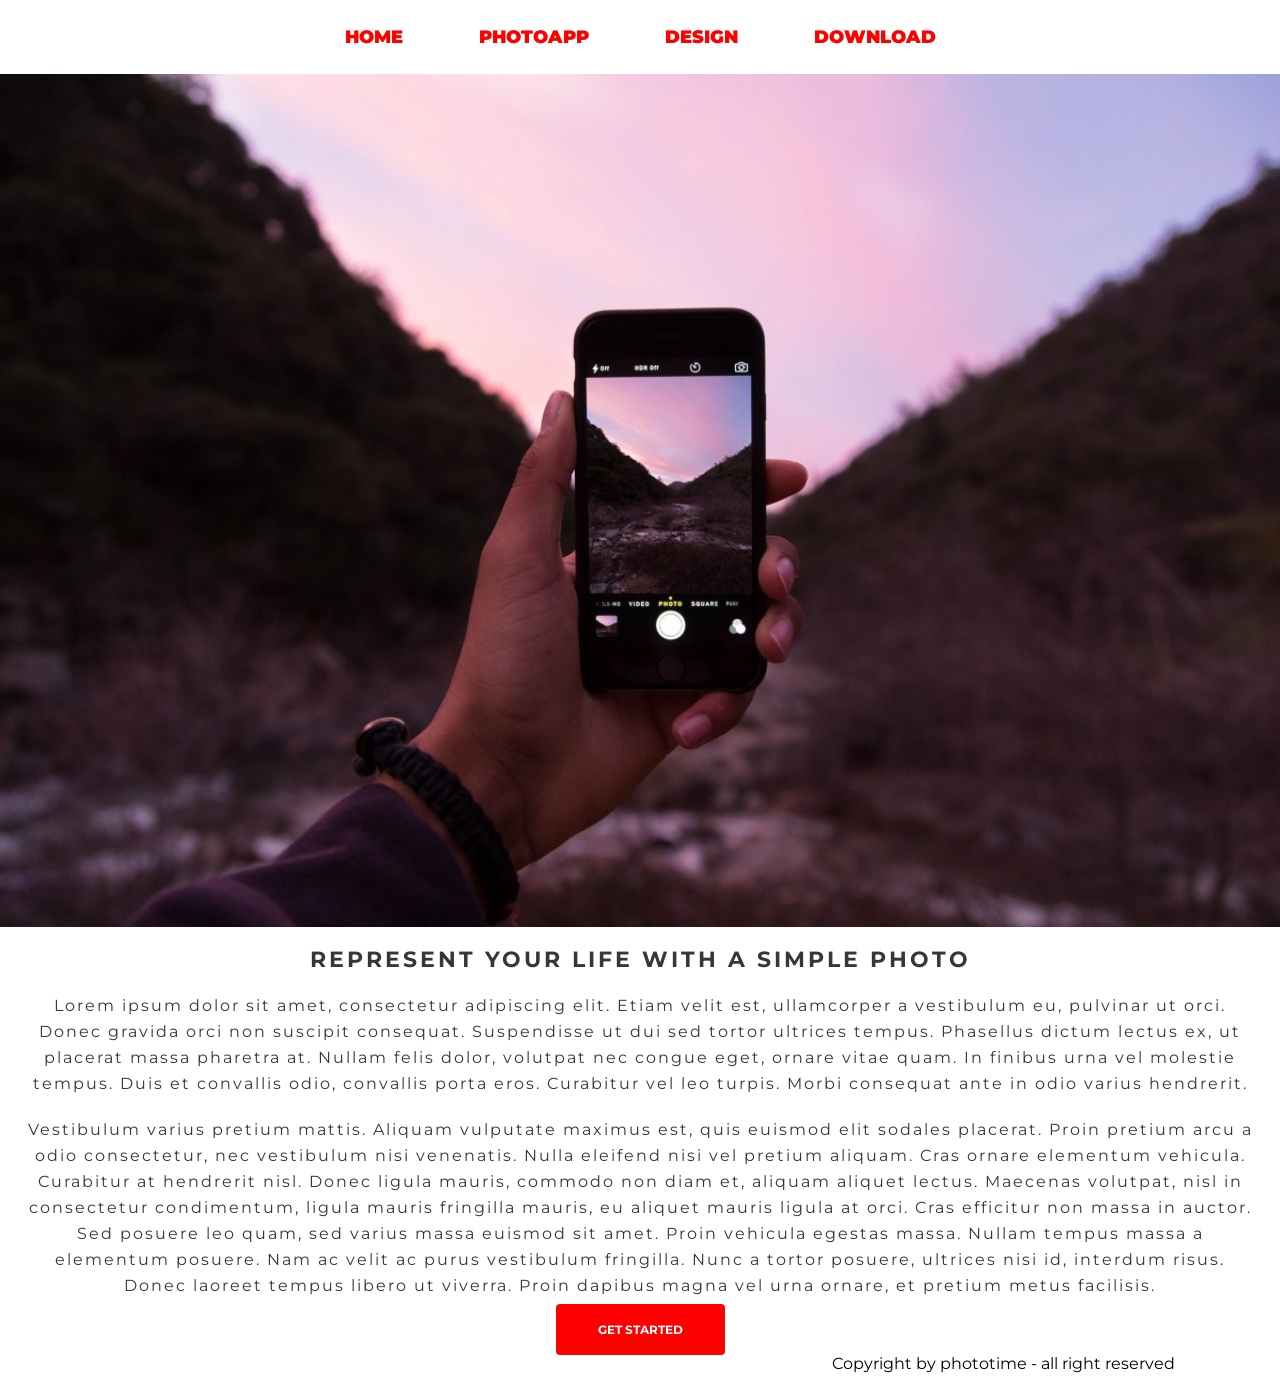
<file: L1/index.html>
<!DOCTYPE html>
<html lang="en">

<head>
  <meta charset="UTF-8">
  <meta name="viewport" content="width=device-width, initial-scale=1.0">
  <title>Simple photo</title>
  <link rel="preconnect" href="https://fonts.googleapis.com">
  <link rel="preconnect" href="https://fonts.gstatic.com" crossorigin>
  <link href="https://fonts.googleapis.com/css2?family=Montserrat:ital,wght@0,100..900;1,100..900&display=swap"
    rel="stylesheet">
  <link rel="stylesheet" href="style/main.css">
</head>

<body>
  <header>
    <a href="#p1" class="nav-link">home</a>
    <a href="#p2" class="nav-link">photoapp</a>
    <a href="#p3" class="nav-link">design</a>
    <a href="#p4" class="nav-link">download</a>
  </header>
  <main>
    <div>
      <img class="banner" src="image/cd8c705f2e3c7bd57e794016b5267ed88e470e3a.png" alt="banner">
    </div>
    <h1 class="section-head">REpresent your life with a simple photo</h1>
    <div>
      <p class="content"> Lorem ipsum dolor sit amet, consectetur adipiscing elit. Etiam velit est, ullamcorper a
        vestibulum eu,
        pulvinar ut orci. Donec gravida orci non suscipit consequat. Suspendisse ut dui sed tortor ultrices tempus.
        Phasellus dictum lectus ex, ut placerat massa pharetra at. Nullam felis dolor, volutpat nec congue eget, ornare
        vitae quam. In finibus urna vel molestie tempus. Duis et convallis odio, convallis porta eros. Curabitur vel leo
        turpis. Morbi consequat ante in odio varius hendrerit.</p>
      <p class="content">
        Vestibulum varius pretium mattis. Aliquam vulputate maximus est, quis euismod elit sodales placerat. Proin
        pretium arcu a odio consectetur, nec vestibulum nisi venenatis. Nulla eleifend nisi vel pretium aliquam. Cras
        ornare elementum vehicula. Curabitur at hendrerit nisl. Donec ligula mauris, commodo non diam et, aliquam
        aliquet lectus. Maecenas volutpat, nisl in consectetur condimentum, ligula mauris fringilla mauris, eu aliquet
        mauris ligula at orci. Cras efficitur non massa in auctor. Sed posuere leo quam, sed varius massa euismod sit
        amet. Proin vehicula egestas massa. Nullam tempus massa a elementum posuere. Nam ac velit ac purus vestibulum
        fringilla. Nunc a tortor posuere, ultrices nisi id, interdum risus. Donec laoreet tempus libero ut viverra.
        Proin dapibus magna vel urna ornare, et pretium metus facilisis.
      </p>
      <div class="btn-box">
        <a href="#" class="btn">Get started</a>
      </div>
    </div>
  </main>
  <footer>
    <p class="copyright-content">Copyright by phototime - all right reserved</p>
  </footer>


</body>

</html>
</file>
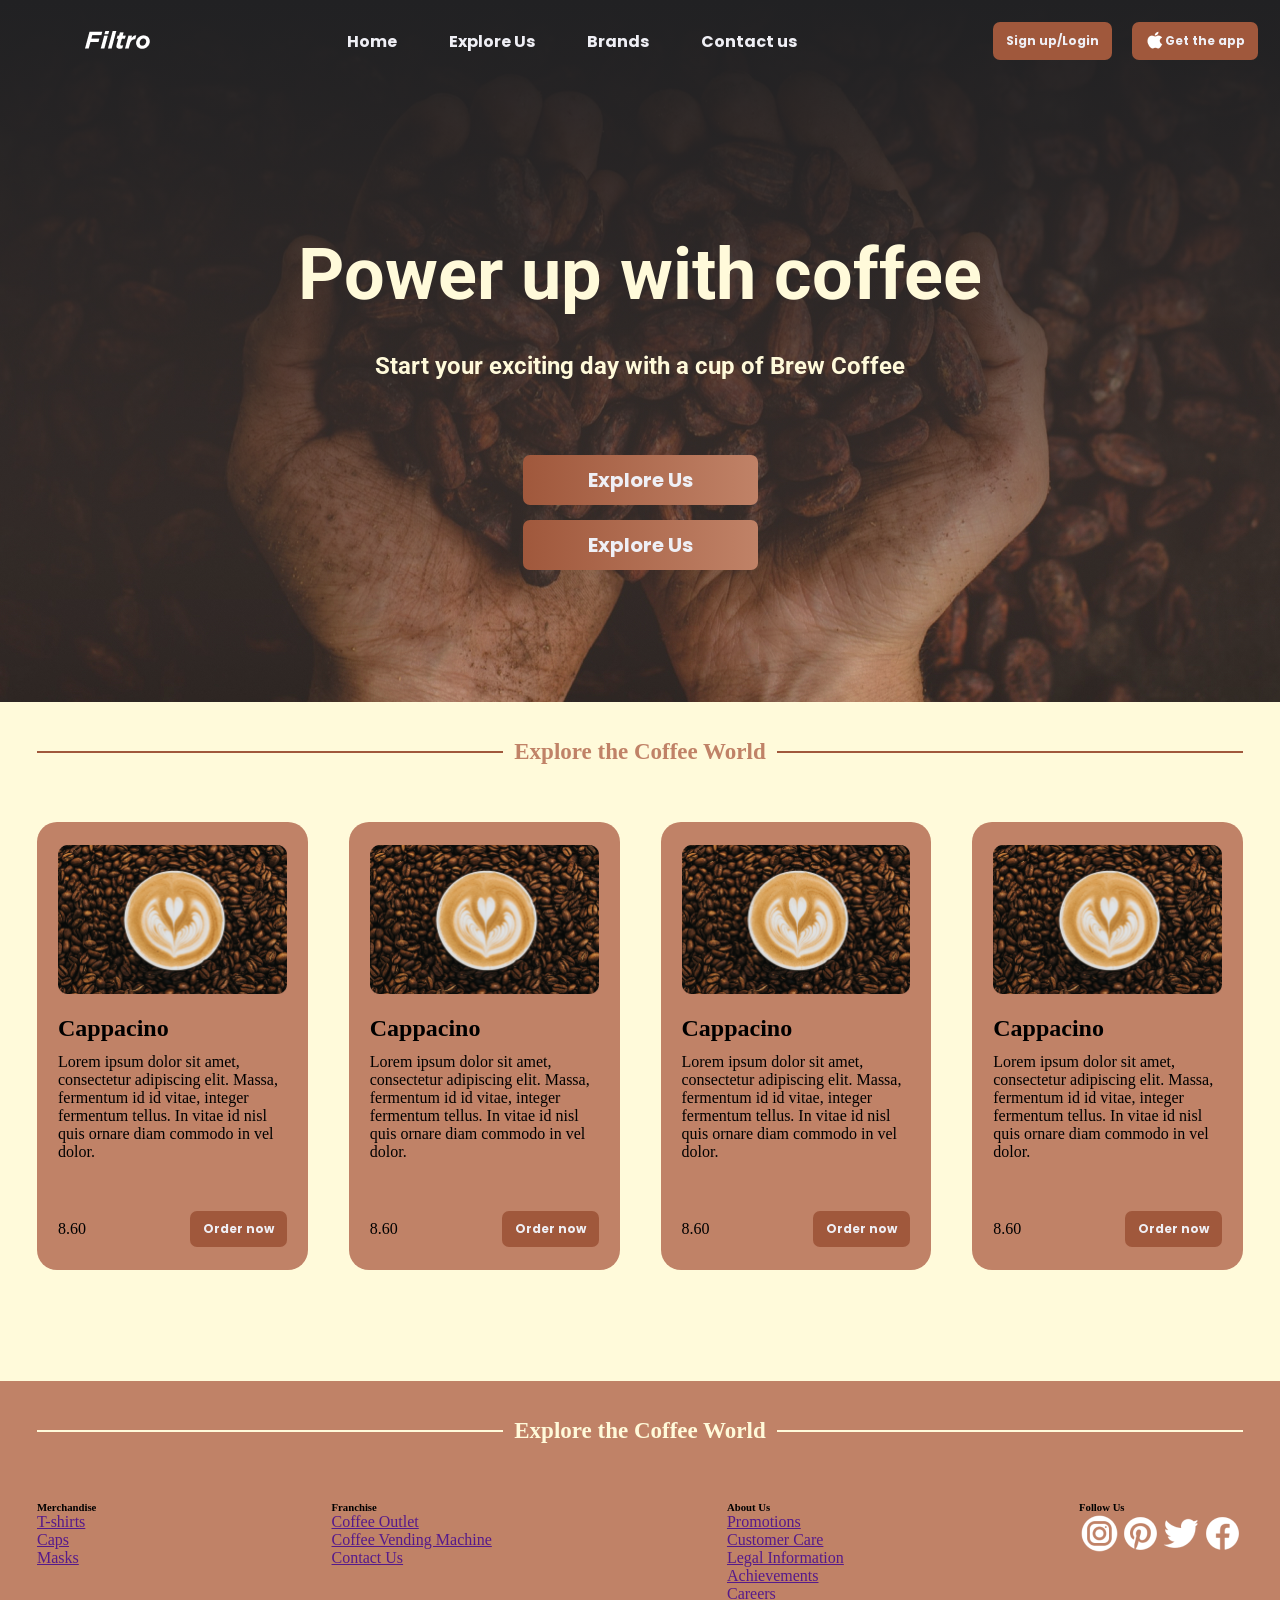
<file: L14-15/index.html>
<!-- https://www.figma.com/design/m7GBOV5OuIIdWbecUhikfz/Coffee-Website-UI-UX--Community-?node-id=0-1&p=f&t=lEHwanUz1lJbo8pG-0 -->
<!DOCTYPE html>
<html lang="en">

<head>
  <meta charset="UTF-8">
  <meta name="viewport" content="width=device-width, initial-scale=1.0">
  <link rel="preconnect" href="https://fonts.googleapis.com">
  <link rel="preconnect" href="https://fonts.gstatic.com" crossorigin>
  <link
    href="https://fonts.googleapis.com/css2?family=Poppins:ital,wght@0,100;0,200;0,300;0,400;0,500;0,600;0,700;0,800;0,900;1,100;1,200;1,300;1,400;1,500;1,600;1,700;1,800;1,900&family=Roboto:ital,wght@0,100..900;1,100..900&display=swap"
    rel="stylesheet">
  <link rel="stylesheet" href="style/main.css">
  <title>Document</title>
</head>

<body>
  <section class="head-box">
    <header>
      <div class="logo-box">
        <h1>
          <a href="#" class="logo-link">
            <img class="logo-img" src="img/Filtro.png" alt="Filtro">
          </a>
        </h1>
      </div>
      <div class="nav-box">
        <nav>
          <ul class="nav-list">
            <li class="nav-item">
              <a href="#" class="nav-link">Home</a>
            </li>
            <li class="nav-item">
              <a href="#" class="nav-link">Explore Us</a>
            </li>
            <li class="nav-item">
              <a href="#" class="nav-link">Brands</a>
            </li>
            <li class="nav-item">
              <a href="#" class="nav-link">Contact us</a>
            </li>
          </ul>
        </nav>
      </div>
      <div class="reg-box">
        <a href="#" class="reg-link btn">Sign up/Login</a>
        <a href="#" class="reg-link btn"><img class="link-icon" src="img/apple logo.png" alt="apple logo">Get the
          app</a>
      </div>
    </header>
    <div class="banner">
      <div class="banner-title-box">
        <h1 class="banner-title">
          Power up with coffee
        </h1>
        <h3 class="banner-sub-title">
          Start your exciting day with a cup of Brew Coffee
        </h3>
      </div>


      <div class="btn-box">
        <div class="btn-banner-box">
          <a href="#" class="btn btn-banner">Explore Us</a>
        </div>
        <div class="btn-banner-box">
          <a href="#" class="btn btn-banner">Explore Us</a>
        </div>
      </div>

    </div>
  </section>


  <section class="sct sct-lt">
    <div class="divider">
      <div class="divider-line"></div>
      <h3 class="divider-title">Explore the Coffee World</h3>
      <div class="divider-line"></div>
    </div>

    <div class="card-box">
      <div class="card">
        <div class="card-img-box">
          <img src="img/Card-1.png" alt="" class="card-img">
        </div>
        <h1 class="card-title">Cappacino</h1>
        <p class="card-description">
          Lorem ipsum dolor sit amet, consectetur adipiscing elit. Massa, fermentum id id vitae, integer fermentum
          tellus. In vitae id nisl quis ornare diam commodo in vel dolor.
        </p>


        <div class="order-box">
          <div class="price-box">
            <p class="price">8.60</p>
          </div>
          <div class="order-btn-box">
            <a href="#" class="btn btn-order">Order now</a>
          </div>
        </div>
      </div>
      <div class="card">
        <div class="card-img-box">
          <img src="img/Card-1.png" alt="" class="card-img">
        </div>
        <h1 class="card-title">Cappacino</h1>
        <p class="card-description">
          Lorem ipsum dolor sit amet, consectetur adipiscing elit. Massa, fermentum id id vitae, integer fermentum
          tellus. In vitae id nisl quis ornare diam commodo in vel dolor.
        </p>


        <div class="order-box">
          <div class="price-box">
            <p class="price">8.60</p>
          </div>
          <div class="order-btn-box">
            <a href="#" class="btn btn-order">Order now</a>
          </div>
        </div>
      </div>
      <div class="card">
        <div class="card-img-box">
          <img src="img/Card-1.png" alt="" class="card-img">
        </div>
        <h1 class="card-title">Cappacino</h1>
        <p class="card-description">
          Lorem ipsum dolor sit amet, consectetur adipiscing elit. Massa, fermentum id id vitae, integer fermentum
          tellus. In vitae id nisl quis ornare diam commodo in vel dolor.
        </p>


        <div class="order-box">
          <div class="price-box">
            <p class="price">8.60</p>
          </div>
          <div class="order-btn-box">
            <a href="#" class="btn btn-order">Order now</a>
          </div>
        </div>
      </div>
      <div class="card">
        <div class="card-img-box">
          <img src="img/Card-1.png" alt="" class="card-img">
        </div>
        <h1 class="card-title">Cappacino</h1>
        <p class="card-description">
          Lorem ipsum dolor sit amet, consectetur adipiscing elit. Massa, fermentum id id vitae, integer fermentum
          tellus. In vitae id nisl quis ornare diam commodo in vel dolor.
        </p>


        <div class="order-box">
          <div class="price-box">
            <p class="price">8.60</p>
          </div>
          <div class="order-btn-box">
            <a href="#" class="btn btn-order">Order now</a>
          </div>
        </div>
      </div>
    </div>
  </section>

  <section class="sct sct-lt">

  </section>

  <section class="sct sct-drk">
    <div class="divider">
      <div class="divider-line"></div>
      <h3 class="divider-title">Explore the Coffee World</h3>
      <div class="divider-line"></div>
    </div>
    <div class="cols-box">
      <div class="col">
        <h6 class="col-title">Merchandise</h6>
        <ul class="col-list">
          <li class="col-item">
            <a href="" class="col-link"> T-shirts</a>
          </li>
          <li class="col-item">
            <a href="" class="col-link">Caps</a>
          </li>
          <li class="col-item">
            <a href="" class="col-link">Masks</a>
          </li>
        </ul>
      </div>
      <div class="col">
        <h6 class="col-title">Franchise</h6>
        <ul class="col-list">
          <li class="col-item">
            <a href="" class="col-link"> Coffee Outlet</a>
          </li>
          <li class="col-item">
            <a href="" class="col-link">Coffee Vending Machine</a>
          </li>
          <li class="col-item">
            <a href="" class="col-link">Contact Us</a>
          </li>
        </ul>
      </div>
      <div class="col">
        <h6 class="col-title">About Us</h6>
        <ul class="col-list">
          <li class="col-item">
            <a href="" class="col-link">Promotions</a>
          </li>
          <li class="col-item">
            <a href="" class="col-link">Customer Care</a>
          </li>
          <li class="col-item">
            <a href="" class="col-link">Legal Information</a>
          </li>
          <li class="col-item">
            <a href="" class="col-link">Achievements</a>
          </li>
          <li class="col-item">
            <a href="" class="col-link">Careers</a>
          </li>
        </ul>
      </div>
      <div class="col">
        <h6 class="col-title">Follow Us</h6>
        <ul class="col-list soc-box">
          <li class="col-item">
            <a href="" class="col-link">
              <img src="img/Insta.png" alt="">
            </a>
          </li>
          <li class="col-item">
            <a href="" class="col-link">
              <img src="img/pinterest.png" alt="">
            </a>
          </li>
          <li class="col-item">
            <a href="" class="col-link">
              <img src="img/twitter.png" alt="">
            </a>
          </li>
          <li class="col-item">
            <a href="" class="col-link">
              <img src="img/Fb.png" alt="">
            </a>
          </li>
        </ul>
      </div>
    </div>

  </section>

  <footer>

  </footer>
</body>

</html>
</file>
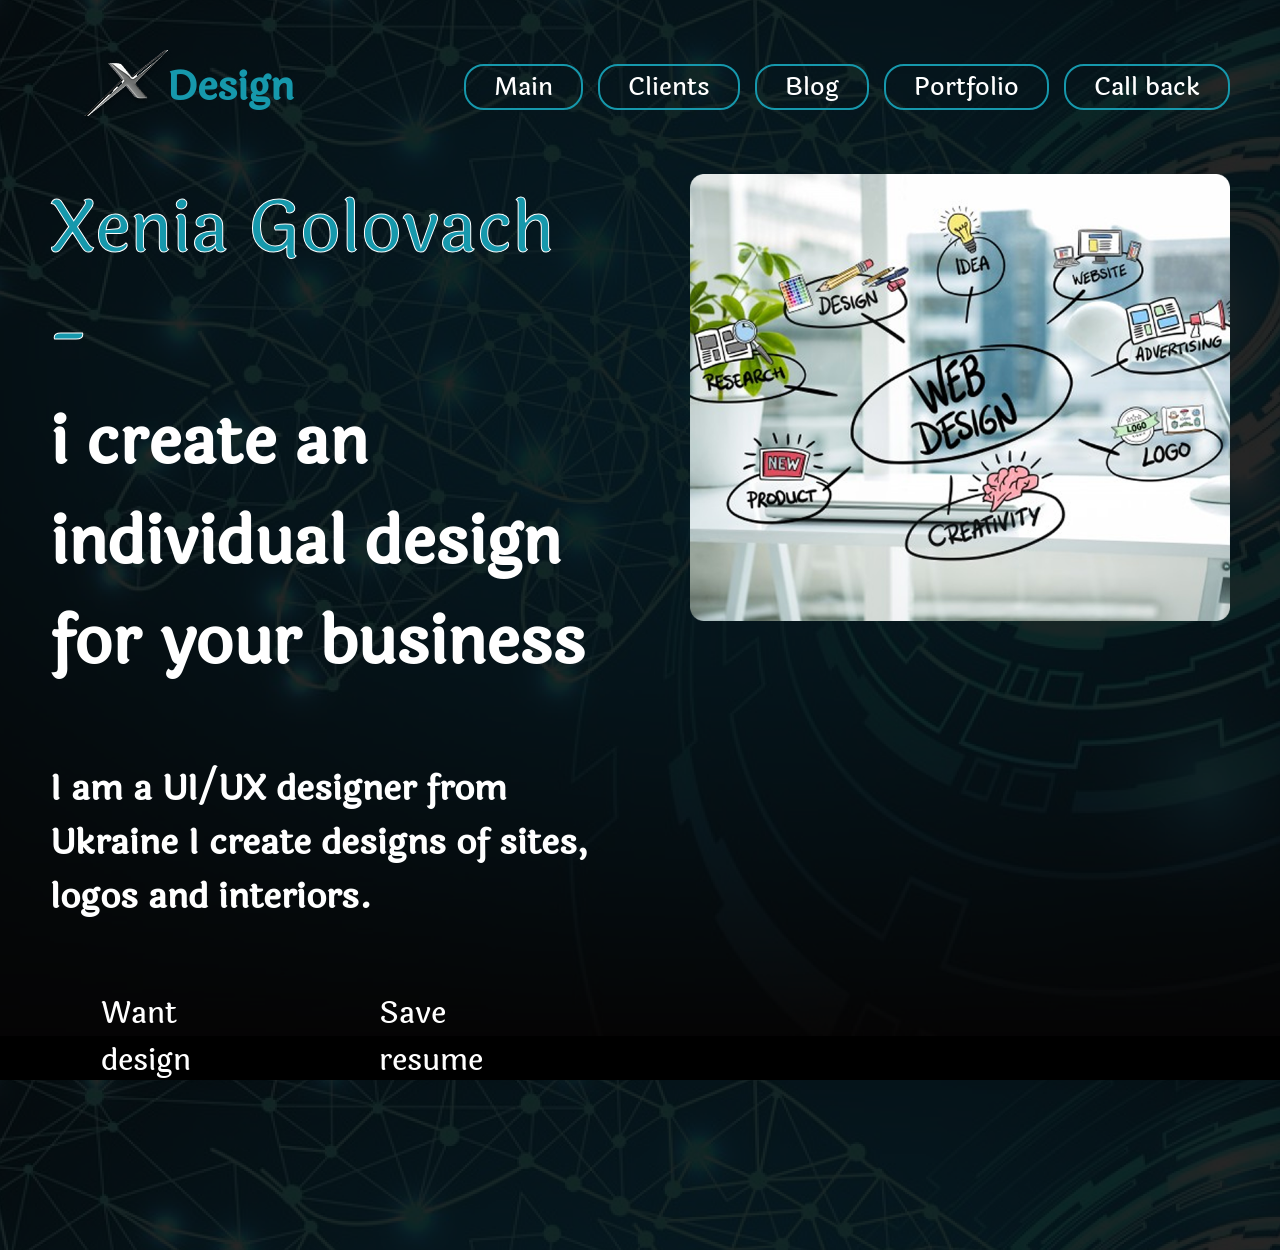
<file: L21-22/index.html>
<!-- 
 https://www.figma.com/design/rouqpYoLQ9YPRgy5YIeab2/First-design-mobile-desktop?node-id=0-1&t=WZIhzMUqsmRCsShV-1
-->
<!DOCTYPE html>
<html lang="ua">

<head>
  <meta charset="UTF-8">
  <meta name="viewport" content="width=device-width, initial-scale=1.0">
  <link rel="stylesheet" href="style/main.css">
  <title>Document</title>

</head>

<body>
  <!-- показати валідацію -->
  <header class="header fl">
    <div class="logo-box fl">
      <img src="img/logo.png" alt="logo" class="logo-img">
      <h1 class="logo-text">Design</h1>
    </div>
    <div class="nav-box">
      <nav>
        <ul class="nav-list fl">
          <li class="nav-item">
            <a href="" class="nav-link">Main</a>
          </li>
          <li class="nav-item">
            <a href="" class="nav-link">Clients</a>
          </li>
          <li class="nav-item">
            <a href="" class="nav-link">Blog</a>
          </li>
          <li class="nav-item">
            <a href="#" class="nav-link">Portfolio</a>
          </li>
          <li class="nav-item">
            <a href="#" class="nav-link">Call back</a>
          </li>
        </ul>
      </nav>
    </div>
  </header>
  <main class="fl main">
    <div class="left-col col">
      <h1 class="autor-name">Xenia Golovach -</h1>
      <p class="autor-about">i create an individual
        design for your business</p>
      <p class="autor-description">I am a UI/UX designer from Ukraine
        I create designs of sites, logos and interiors.</p>
      <div class="autor-link-box">
        <a href="#" class="autor-link active">Want design</a>
        <a href="#" class="autor-link">Save resume</a>
      </div>
    </div>
    <div class="right-col  col">
      <img src="img/image.png" class="autor-banner" alt="">
    </div>
  </main>
</body>

</html>
</file>
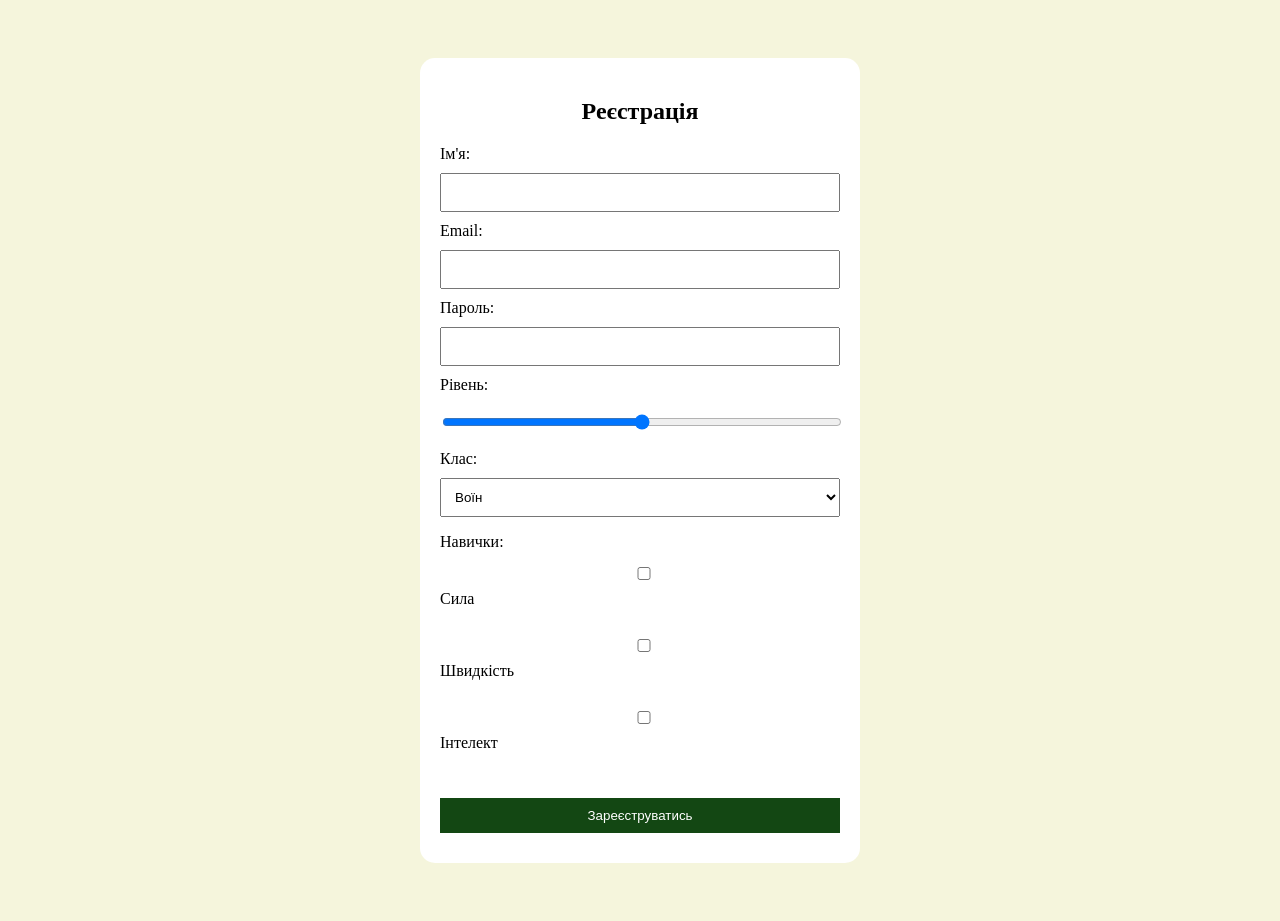
<file: L7-8 – копія/index.html>
<!DOCTYPE html>
<html>

<head>
  <style>
    body {
      background-color: beige;
      padding: 50px;
    }

    .form-box {
      background-color: #ffffff;
      border-radius: 15px;
      width: 400px;
      margin: 0 auto;
      padding: 20px;
    }

    .form-title {
      text-align: center;
    }

    input,
    label,
    select {
      display: block;
      width: 100%;
      margin-bottom: 10px;
    }

    select {
      padding: 10px;
    }

    input {
      padding: 10px;
      box-sizing: border-box;
    }

    input[type="submit"] {
      background-color: rgb(19, 71, 19);
      color: #ffffff;
      outline: none;
      border: none;
    }
  </style>
</head>

<body>

  <div class="form-box">
    <h2 class="form-title">Реєстрація</h2>

    <form action="" method="">
      <label for="userName">Ім'я:</label>
      <input type="text" id="userName" name="userName">

      <label for="userEmail">Email:</label>
      <input type="email" id="userEmail" name="userEmail">

      <label for="userPassword">Пароль:</label>
      <input type="password" id="userPassword" name="userPassword">

      <label for="userLevel">Рівень:</label>
      <input type="range" id="userLevel" name="userLevel">

      <label for="userRole">Клас:</label>
      <select id="userRole" name="userRole">
        <option value="Воїн">Воїн</option>
        <option value="Маг">Маг</option>
        <option value="Лучник">Лучник</option>

      </select>

      <p>Навички:</p>
      <label><input type="checkbox" value="Сила">Сила</label><br>
      <label><input type="checkbox" value="Швидкість">Швидкість</label><br>
      <label><input type="checkbox" value="Інтелект">Інтелект</label>

      <br><br>

      <input type="submit" value="Зареєструватись">
    </form>
  </div>

</body>

</html>
</file>
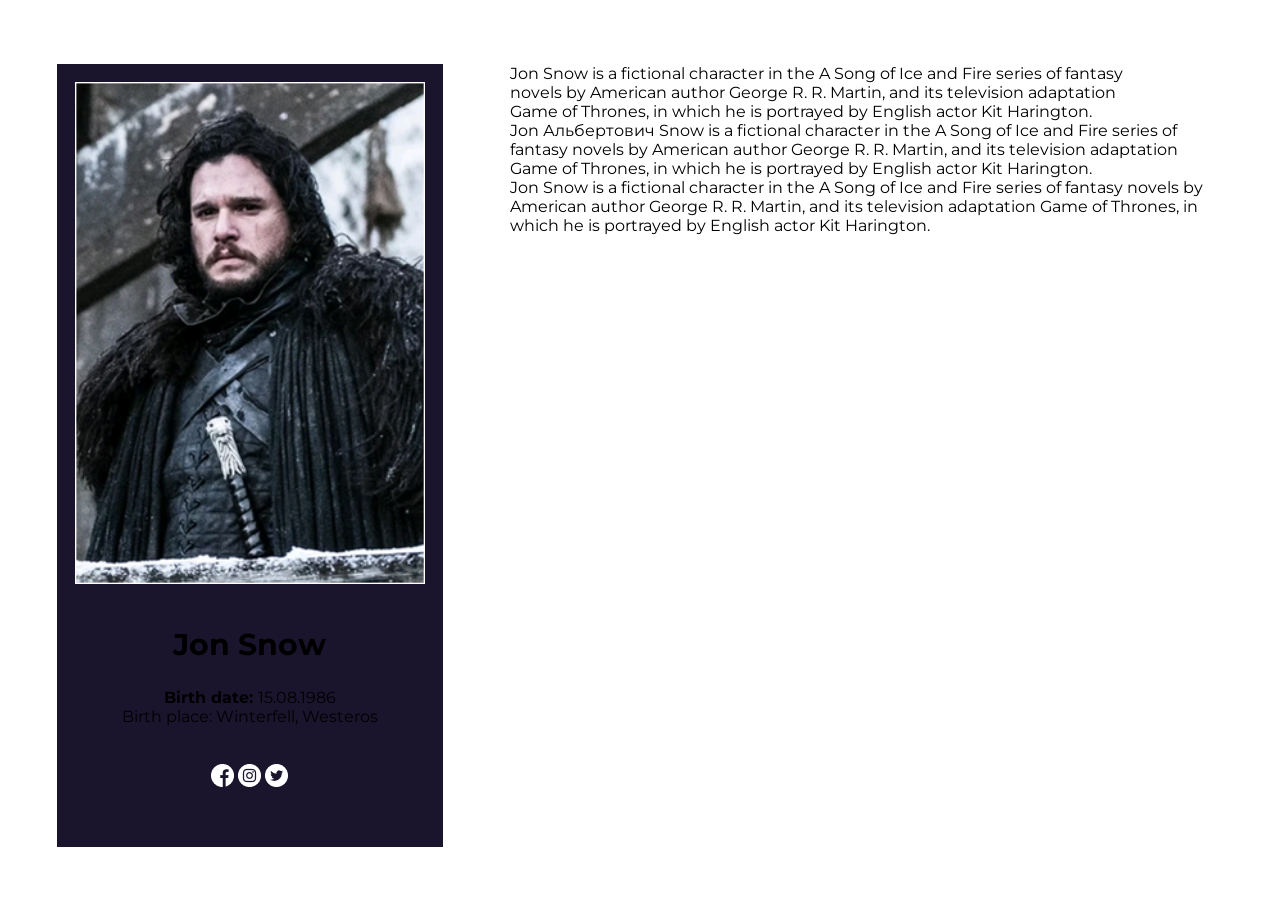
<file: L7-8/index.html>
<!DOCTYPE html>
<html lang="en">

<head>
  <meta charset="UTF-8">
  <meta name="viewport" content="width=device-width, initial-scale=1.0">
  <link rel="preconnect" href="https://fonts.googleapis.com">
  <link rel="preconnect" href="https://fonts.gstatic.com" crossorigin>
  <link href="https://fonts.googleapis.com/css2?family=Montserrat:ital,wght@0,100..900;1,100..900&display=swap"
    rel="stylesheet">
  <link rel="stylesheet" href="style/main.css">
  <title>Jon Snow</title>
</head>

<body>
  <main>
    <div class="about-box">
      <div class="photo-box">
        <img class="photo" src="img/jon_snow.png" alt="photo">
      </div>
      <div class="title-box">
        <div class="name-box">
          <h1>Jon Snow</h1>
        </div>
        <div class="date-box">
          <p class="date"><b>Birth date: </b>15.08.1986</p>
          <p class="date">Birth place: Winterfell, Westeros</p>
        </div>
        <div class="icon-box">
          <img class="social-icon" src="img/facebook-icon.png" alt="facebook-icon">
          <img class="social-icon" src="img/instagram-icon.png" alt="instagram-icon">
          <img class="social-icon" src="img/twitter-icon.png" alt="twitter-icon">
        </div>
      </div>
    </div>
    <div class="content-box">
      <p class="exp-description">Jon Snow is a fictional character in the A Song of Ice and Fire series of fantasy
        novels by American author
        George R. R. Martin, and its television adaptation Game of Thrones, in which he is portrayed by English actor
        Kit Harington.</p>
      <p class="exp-description-1">Jon Альбертович Snow is a fictional character in the A Song of Ice and Fire series of fantasy
        novels by American author
        George R. R. Martin, and its television adaptation Game of Thrones, in which he is portrayed by English actor
        Kit Harington.</p>
      <p class="exp-description-3">Jon Snow is a fictional character in the A Song of Ice and Fire series of fantasy
        novels by American author
        George R. R. Martin, and its television adaptation Game of Thrones, in which he is portrayed by English actor
        Kit Harington.</p>
    </div>
  </main>
  <footer></footer>
</body>

</html>
</file>
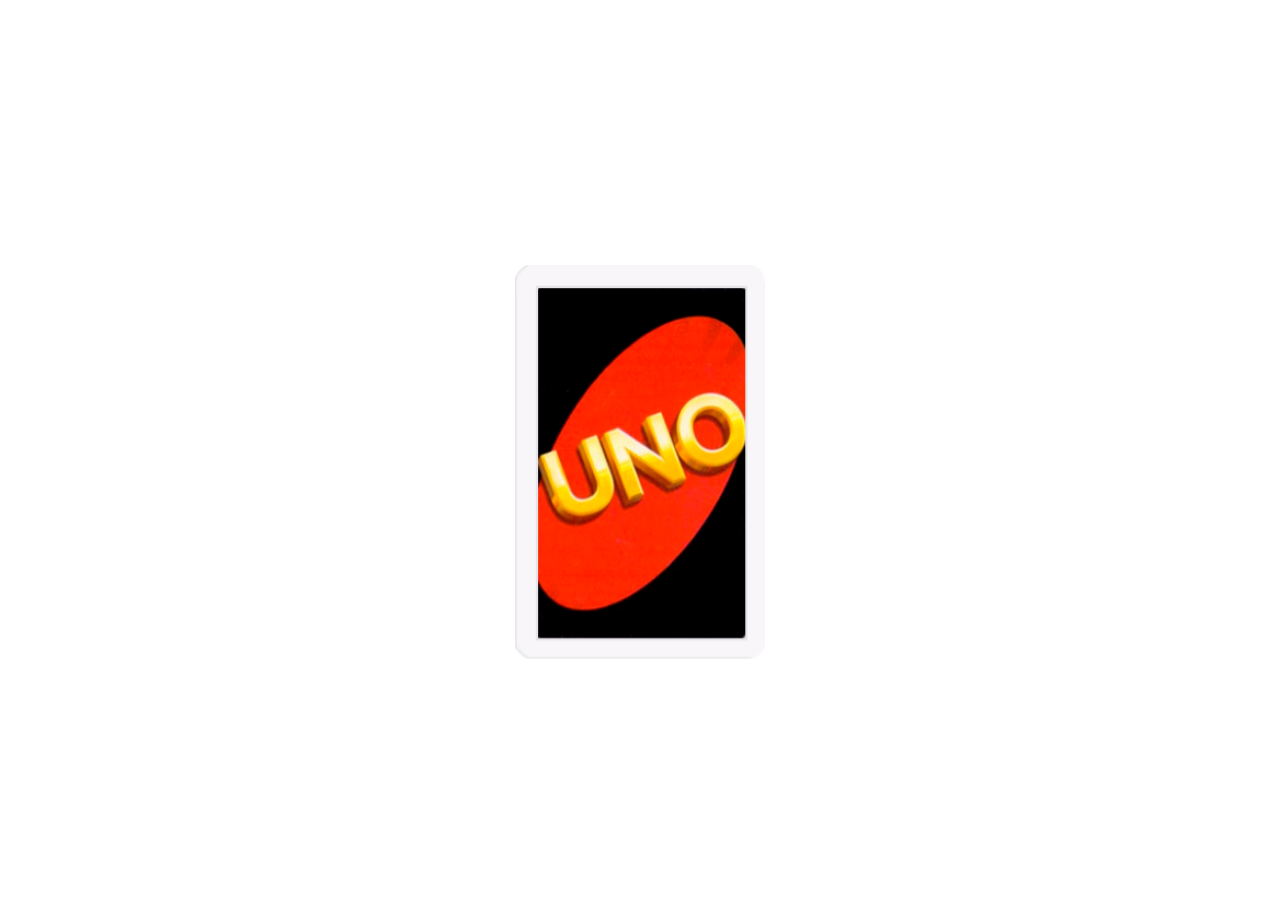
<file: Uno/index.html>
<!DOCTYPE html>
<html lang="en">

<head>
  <meta charset="UTF-8">
  <meta name="viewport" content="width=device-width, initial-scale=1.0">
  <title>Document</title>
  <link rel="stylesheet" href="main.css">
  <style>
   
  </style>
</head>

<body>
  <div class="card">
    <img class="front" src="img/front.png" alt="">
    <img class="back" src="img/back.png" alt="">

  </div>
</body>

</html>
</file>
<file: L1/style/main.css>
body {
  margin: 0;
  padding: 0;
  font-family: Montserrat, 'Courier New', Courier, monospace;
}

.nav-link {
  color: red;
  text-transform: uppercase;
  /* великі літери */
  text-decoration: none;
  /*прибрати підкреслення*/
  font-size: 18px;
  font-weight: 900;
  margin: 26px 36px;
  display: inline-block;
}


header {
  text-align: center;
}

.banner {
  width: 100%;
}

.section-head {
  font-family: Montserrat, 'Courier New', Courier, monospace;
  font-weight: 700;
  font-size: 22px;
  letter-spacing: 3px;
  text-transform: uppercase;
  color: #373737;
  text-align: center;
}

.content {
  font-weight: 400;
  font-size: 16px;
  line-height: 26px;
  letter-spacing: 2px;
  text-align: center;
  color: #373737;
  width: 1225px;
  margin: 20px auto;
}

.btn-box {
  text-align: center;
}

.btn {
  background: #ff0000;
  border-radius: 4px;
  font-size: 12px;
  text-transform: uppercase;
  color: #ffffff;
  text-decoration: none;
  font-weight: bold;  
  padding: 18px 42px;
}

.copyright-content {
  text-align: right;
  margin-right: 105px;
}
</file>
<file: L14-15/style/main.css>
* {
  margin: 0;
  padding: 0;
  box-sizing: border-box;
}

.head-box {
  background:
    linear-gradient(#212123, #c0826700),
    url("../img/BG.jpg");

  background-repeat: no-repeat;
  background-position: center center;
  background-size: cover;
}

header {
  /* background-color: #A0583C; */
  display: flex;
  justify-content: space-between;
  padding: 22px 22px 22px 85px;
  align-items: center;
}

.nav-list {
  display: flex;
  gap: 52px;
  list-style: none;
}

.nav-link,
.btn {
  color: #efeff5;
  font-family: Poppins;
  font-weight: bold;
  text-decoration: none;
}

.nav-link {
  font-size: 16px;
}

.btn {
  font-size: 12px;
  padding: 9px 13px;
  background-color: #A0583C;
  border-radius: 7px;
  display: inline-block;
}

.reg-box {
  display: flex;
  gap: 20px;
}

.reg-link {
  display: flex;
  align-items: center;
}

.banner-title-box {
  margin: 150px auto 75px auto;
}

.banner {
  padding-bottom: 117px;

}

.banner-title,
.banner-sub-title {
  text-align: center;
  color: #FFFADA;
  font-family: Roboto;
  margin-bottom: 35px;
}

.banner-title {
  font-size: 72px;
}

.banner-sub-title {
  font-size: 24px;

}

.btn-banner-box {
  text-align: center;
  margin: 15px;
}

.btn-banner {
  display: inline-block;
  font-size: 20px;
  padding: 10px 65px;
  background: linear-gradient(90deg, #A0583C, #C08267);
}

.sct {
  padding: 37px;
}

.sct-lt {
  background-color: #FFFADA;
}

.divider {
  display: flex;
  justify-content: space-between;
  align-items: center;
  gap: 11px;
  margin-bottom: 57px;
}

.divider-title {
  white-space: nowrap;
  font-size: 23px;
  color: #C08267;
}

.divider-line {
  background-color: #A0583C;
  width: 100%;
  height: 2px;
}

.card-box {
  display: flex;
  gap: 41px;
}

.card {
  background-color: #C08267;
  border-radius: 20px;
  padding: 23px 21px;
}

.card-img {
  width: 100%;
  margin-bottom: 17px;
}

.card-title {
  margin-bottom: 11px;
}

.card-description {
  margin-bottom: 50px;
}

.order-box {
  display: flex;
  justify-content: space-between;
  align-items: center;
}

.sct-drk {
  background-color: #C08267;
}

.sct-drk .divider-title {
  color: #FFFADA;
}
.sct-drk .divider-line {
  background-color:#FFFADA;
}

.cols-box {
  display: flex;
  justify-content: space-between;
}

.col-list{
  list-style: none;
}

.soc-box {
  display: flex;
}
</file>
<file: L21-22/style/main.css>
* {
  margin: 0;
  padding: 0;
}

:root {
  --dk-font-color: #1698AC;
  --lt-font-color: #ffffff;
}

body {
  font-family: Laila;
  background-image: url(../img/bg.png);
  padding: 50px;
}

.fl {
  display: flex;
  align-items: center;
}

.header {
  justify-content: space-between;
}

.logo-box,
.nav-box {
  flex: 1;
}

.nav-list {
  list-style: none;
  gap: 15px;
}

.logo-text,
.nav-link {
  color: var(--dk-font-color);
}

.logo-text {
  font-weight: 600;
  font-size: 40px;
  position: relative;
  left: -40px;
}

.nav-item {
  border: 2px solid var(--dk-font-color);
  border-radius: 20px;
  padding: 2px 28px;
  flex: 1;
  text-align: center;
}

.nav-item:hover {
  border: 2px solid var(--lt-font-color);
  background-color: var(--dk-font-color);
}

.nav-link {
  text-decoration: none;
  color: var(--lt-font-color);
  font-size: 30px;
  white-space: nowrap;
}

.main {
  margin: 50px 0;
  align-items: start;
  gap: 100px;
}

.col {
  flex: 1;
}

.autor-name,
.autor-about,
.autor-description {
  font-weight: 600;
}

.autor-about,
.autor-description {
  color: var(--lt-font-color);
}

.autor-name {
  font-size: 70px;
  font-weight: 300;
  color: var(--dk-font-color);
  -webkit-text-stroke: 1px var(--lt-font-color);
}

.autor-about {
  font-size: 65px;
  margin-bottom: 70px;
}

.autor-description {
  font-size: 35px;
  font-weight: 600;
}

.autor-banner {
  width: 100%;
}

.autor-link-box {
  display: flex;
  gap: 20px;
  margin: 50px 0;
}

.autor-link {
  font-weight: 300;
  font-size: 30px;
  padding: 15px 50px;
  color: var(--lt-font-color);
  text-decoration: none;
  border-radius: 20px;
  transition: background-color 0.1s linear;
  box-sizing: content-box;
  border: 1px solid transparent;
}

.autor-link:hover {
  font-weight: 600;
  background-color: var(--dk-font-color);
  border: 1px solid var(--lt-font-color);

}

@font-face {
  font-family: Laila;
  src: url(../font/Laila-Bold.ttf);
}

@font-face {
  font-family: Laila;
  src: url(../font/Laila-SemiBold.ttf);
}

@font-face {
  font-family: Laila;
  src: url(../font/Laila-Medium.ttf);
}

@media (max-width: 768px) {
  .nav-link {
    font-size: 5px;
  }

  .nav-box {
    display: none;
  }
}

@media (min-width: 768px) and (max-width: 1024px) {
  .nav-link {
    font-size: 15px;
  }

  .header {
    flex-direction: column;
    gap: 10px;
  }
}

@media (min-width: 1024px) and (max-width: 1400px) {
  .nav-link {
    font-size: 25px;
  }
}

@media (min-width: 1400px) {
  .nav-link {
    font-size: 35px;
  }
}
</file>
<file: L7-8/style/main.css>
* {
  margin: 0;
  padding: 0;
}

body {
  font-family: Montserrat, 'Time New Roman', sans-serif;
  padding: 64px 57px;
}

main {
  display: flex;
  gap: 67px;
}

.about-box {
  background-color: #1A142D;
  padding: 18px;
  flex:0 0 30%;
}

.photo-box {
  margin-bottom: 38px;
}

.photo {
  width: 100%;
}

.name-box {
  margin-bottom: 25px;
  text-align: center;
}

.name-box > h1 {
  font-size: 30px;
}

.date-box {
  text-align: center;
  margin-bottom: 38px;
}
.icon-box {
  text-align: center;
}

.social-icon {
  margin-bottom: 38px;
}

.date-bold {

}

.content-box {
  flex: 1;
}

.exp-description {
  padding-right: 60px;
}
</file>
<file: Uno/main.css>
.card {
  position: absolute;
  top: 50%;
  left: 50%;
  transform: translate(-50%, -50%);
  width: 250px;
  height: 370px;
}

img {
  transition: 0.5s linear all;
  backface-visibility: hidden;
  position: absolute;
  top:0;
  left:0;
  width: 100%;
}

.front {
  transform: perspective(600px) rotateY(0deg);
}

.back {
  transform: perspective(600px) rotateY(180deg);
}

.card:hover>.front {
  transform: perspective(600px) rotateY(-180deg);
}

.card:hover>.back {
  transform: perspective(600px) rotateY(0deg);
}
</file>
